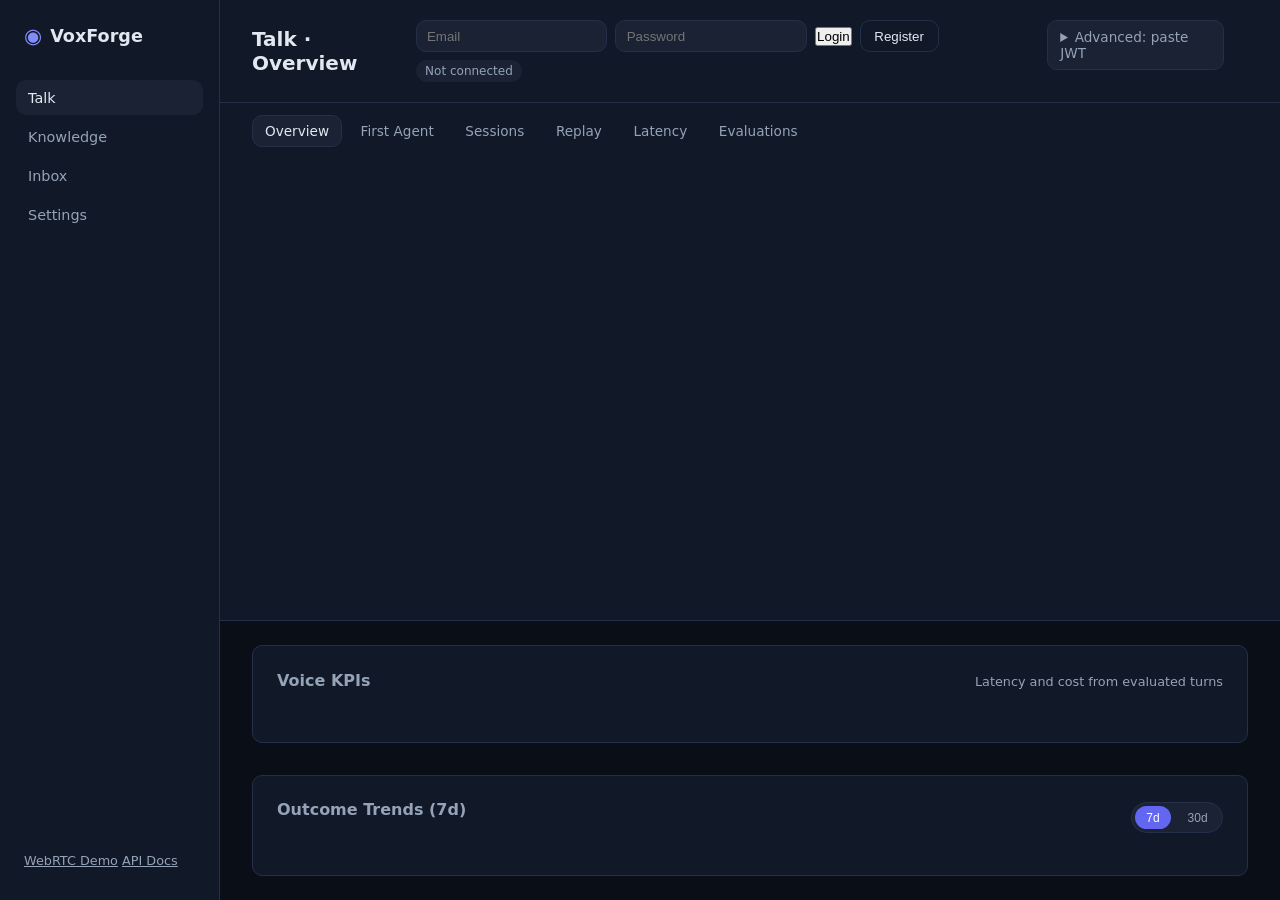
<file: dashboard/index.html>
<!DOCTYPE html>
<html lang="en">
<head>
  <meta charset="UTF-8" />
  <meta name="viewport" content="width=device-width, initial-scale=1.0" />
  <title>VoxForge Dashboard</title>
  <link rel="stylesheet" href="/dashboard/static/styles.css" />
</head>
<body>
  <a class="skip-link" href="#main-content">Skip to main content</a>
  <div class="layout">
    <aside class="sidebar">
      <div class="brand">
        <span class="brand-icon">◉</span>
        <span class="brand-name">VoxForge</span>
      </div>
      <nav>
        <a href="#overview" class="nav-link active" data-hub="talk">Talk</a>
        <a href="#knowledge" class="nav-link" data-hub="knowledge">Knowledge</a>
        <a href="#handoffs" class="nav-link" data-hub="inbox">Inbox</a>
        <a href="#policies" class="nav-link" data-hub="settings">Settings</a>
      </nav>
      <div class="sidebar-footer">
        <a href="/examples/livekit">WebRTC Demo</a>
        <a href="/api/v1/docs" target="_blank">API Docs</a>
      </div>
    </aside>

    <main class="main" id="main-content" tabindex="-1">
      <header class="topbar">
        <h1 id="page-title">Talk · Overview</h1>
        <div class="auth-bar">
          <input id="login-email" type="email" placeholder="Email" autocomplete="username" />
          <input id="login-password" type="password" placeholder="Password" autocomplete="current-password" />
          <button id="login-btn" type="button">Login</button>
          <button id="register-toggle-btn" type="button" class="btn-secondary">Register</button>
          <button id="logout-btn" type="button" class="hidden">Logout</button>
          <span id="auth-status" class="status-badge">Not connected</span>
        </div>
        <details id="advanced-auth" class="advanced-auth">
          <summary>Advanced: paste JWT</summary>
          <div class="advanced-auth-row">
            <input id="token-input" type="password" placeholder="JWT access token" autocomplete="off" />
            <button id="connect-btn" type="button">Connect</button>
          </div>
        </details>
      </header>

      <div id="register-panel" class="register-panel hidden panel">
        <h2>Create account</h2>
        <form id="register-form" class="sso-form">
          <label>Email<input id="register-email" type="email" required autocomplete="email" /></label>
          <label>Password<input id="register-password" type="password" required minlength="8" autocomplete="new-password" /></label>
          <label>Full name<input id="register-full-name" type="text" required /></label>
          <label>Organization<input id="register-org-name" type="text" required /></label>
          <div class="button-row">
            <button type="submit">Create account</button>
            <button id="register-cancel-btn" type="button" class="btn-secondary">Cancel</button>
          </div>
        </form>
        <div id="register-status" class="card-sub"></div>
      </div>

      <div id="error-banner" class="error-banner hidden"></div>

      <nav id="hub-subnav" class="hub-subnav" aria-label="Section tabs">
        <div class="hub-tabs" data-hub="talk">
          <a href="#overview" class="hub-tab active" data-section="overview">Overview</a>
          <a href="#onboarding" class="hub-tab" data-section="onboarding">First Agent</a>
          <a href="#sessions" class="hub-tab" data-section="sessions">Sessions</a>
          <a href="#replay" class="hub-tab" data-section="replay">Replay</a>
          <a href="#latency" class="hub-tab" data-section="latency">Latency</a>
          <a href="#evaluations" class="hub-tab" data-section="evaluations">Evaluations</a>
        </div>
        <div class="hub-tabs hidden" data-hub="knowledge">
          <a href="#knowledge" class="hub-tab active" data-section="knowledge">Knowledge Base</a>
        </div>
        <div class="hub-tabs hidden" data-hub="inbox">
          <a href="#handoffs" class="hub-tab active" data-section="handoffs">Handoffs</a>
          <a href="#alerts" class="hub-tab" data-section="alerts">Alerts</a>
        </div>
        <div class="hub-tabs hidden" data-hub="settings">
          <a href="#policies" class="hub-tab active" data-section="policies">Policy Presets</a>
          <a href="#sso" class="hub-tab" data-section="sso">SSO</a>
          <a href="#api-keys" class="hub-tab" data-section="api-keys">API Keys</a>
          <a href="#invites" class="hub-tab" data-section="invites">Invites</a>
          <a href="#activity" class="hub-tab" data-section="activity">Activity</a>
        </div>
      </nav>

      <section id="overview" class="section">
        <div class="panel voice-kpi-panel">
          <div class="panel-header">
            <h2>Voice KPIs</h2>
            <span class="card-sub">Latency and cost from evaluated turns</span>
          </div>
          <div class="cards voice-kpi-cards" id="voice-kpi-cards"></div>
        </div>
        <div class="cards" id="overview-cards"></div>
        <div class="panel trend-panel">
          <div class="panel-header">
            <h2 id="outcomes-trend-title">Outcome Trends (7d)</h2>
            <div class="trend-toggle" role="group" aria-label="Trend window">
              <button id="trend-days-7" type="button" class="toggle-btn active" data-days="7">7d</button>
              <button id="trend-days-30" type="button" class="toggle-btn" data-days="30">30d</button>
            </div>
          </div>
          <div id="outcomes-trend-chart" class="metric-bars"></div>
        </div>
      </section>

      <section id="onboarding" class="section hidden">
        <div class="panel wizard-panel">
          <div class="wizard-header">
            <div>
              <h2>First Agent Setup</h2>
              <p class="card-sub">Configure a support agent, add knowledge, and run a test call in under 15 minutes.</p>
            </div>
            <button id="wizard-dismiss-btn" type="button" class="link-btn">Skip for now</button>
          </div>

          <ol id="wizard-progress" class="wizard-progress" aria-label="Setup progress">
            <li class="wizard-progress-step active" data-step="1">Connect</li>
            <li class="wizard-progress-step" data-step="2">Agent</li>
            <li class="wizard-progress-step" data-step="3">Knowledge</li>
            <li class="wizard-progress-step" data-step="4">Test call</li>
            <li class="wizard-progress-step" data-step="5">Done</li>
          </ol>

          <div id="wizard-step-1" class="wizard-step active">
            <h3>Step 1 — Connect</h3>
            <p>Log in above with email/password, register a new org, or accept an invite below.</p>
            <div id="wizard-auth-status" class="card-sub">Not connected</div>
            <form id="wizard-invite-form" class="sso-form hidden">
              <label class="full-width">
                Invite token
                <input id="wizard-invite-token" type="text" required />
              </label>
              <label>Full name<input id="wizard-invite-name" type="text" required /></label>
              <label>Password<input id="wizard-invite-password" type="password" required minlength="8" /></label>
              <div class="button-row">
                <button type="submit">Accept invite &amp; log in</button>
              </div>
            </form>
            <div id="wizard-invite-status" class="card-sub"></div>
          </div>

          <div id="wizard-step-2" class="wizard-step hidden">
            <h3>Step 2 — Choose agent preset</h3>
            <p>Apply a policy bundle as your active agent configuration.</p>
            <div id="wizard-presets" class="preset-grid"></div>
            <div id="wizard-preset-status" class="card-sub">Select a preset to continue.</div>
          </div>

          <div id="wizard-step-3" class="wizard-step hidden">
            <h3>Step 3 — Add knowledge</h3>
            <p>Upload at least one document so the agent can ground answers.</p>
            <form id="wizard-knowledge-form" class="sso-form">
              <label>
                Collection name
                <input id="wizard-collection-name" type="text" value="Support Docs" required />
              </label>
              <label class="full-width">
                Document
                <input id="wizard-knowledge-file" type="file" accept=".pdf,.txt,.md,.csv,.html" required />
              </label>
            </form>
            <div id="wizard-knowledge-status" class="card-sub">No document uploaded yet.</div>
          </div>

          <div id="wizard-step-4" class="wizard-step hidden">
            <h3>Step 4 — Run test call</h3>
            <p>Runs the same programmatic voice pipeline used in production onboarding.</p>
            <div id="wizard-sample-status" class="card-sub">Ready to run sample call.</div>
          </div>

          <div id="wizard-step-5" class="wizard-step hidden">
            <h3>Step 5 — Verify</h3>
            <div id="wizard-complete-status" class="card-sub">Test call passed.</div>
            <div id="wizard-replay-summary" class="card-sub"></div>
            <div class="button-row">
              <button id="wizard-open-replay-btn" type="button" class="link-btn">Open full replay</button>
              <button id="wizard-open-overview-btn" type="button" class="link-btn">View overview KPIs</button>
            </div>
          </div>

          <div class="wizard-actions">
            <button id="wizard-back-btn" type="button" disabled>Back</button>
            <button id="wizard-next-btn" type="button">Continue</button>
          </div>

          <details class="wizard-advanced">
            <summary>Advanced onboarding API</summary>
            <div id="onboarding-status" class="card-sub">No onboarding run yet.</div>
            <pre id="onboarding-json" class="json-preview"></pre>
          </details>
        </div>
      </section>

      <section id="knowledge" class="section hidden">
        <div class="panel">
          <h2>Knowledge Base</h2>
          <p>Upload documents for semantic retrieval and pre-turn agent grounding.</p>
          <div id="knowledge-status" class="card-sub">Log in to manage knowledge collections.</div>
          <div class="button-row">
            <button id="knowledge-refresh-btn" type="button">Refresh</button>
          </div>
        </div>

        <div class="panel">
          <h2>Collections</h2>
          <div class="table-wrap">
            <table>
              <thead>
                <tr>
                  <th>Name</th>
                  <th>Dimensions</th>
                  <th>Created</th>
                  <th></th>
                </tr>
              </thead>
              <tbody id="knowledge-collections-body"></tbody>
            </table>
          </div>
          <form id="knowledge-collection-form" class="sso-form">
            <label class="full-width">
              New collection name
              <input id="knowledge-collection-name" type="text" placeholder="Support Docs" required />
            </label>
            <div class="button-row">
              <button type="submit">Create Collection</button>
            </div>
          </form>
        </div>

        <div class="panel">
          <h2>Upload Document</h2>
          <form id="knowledge-upload-form" class="sso-form">
            <label>
              Collection
              <select id="knowledge-upload-collection" required></select>
            </label>
            <label>
              Title (optional)
              <input id="knowledge-upload-title" type="text" placeholder="Refund Policy" />
            </label>
            <label class="full-width">
              File
              <input id="knowledge-upload-file" type="file" accept=".pdf,.txt,.md,.csv,.html" required />
            </label>
            <div class="button-row">
              <button type="submit">Upload</button>
            </div>
          </form>
          <div id="knowledge-upload-status" class="card-sub">No upload in progress.</div>
        </div>

        <div class="panel">
          <h2>Documents</h2>
          <div class="table-wrap">
            <table>
              <thead>
                <tr>
                  <th>Document</th>
                  <th>Status</th>
                  <th>Progress</th>
                  <th>Stage</th>
                  <th>Updated</th>
                  <th></th>
                </tr>
              </thead>
              <tbody id="knowledge-uploads-body"></tbody>
            </table>
          </div>
        </div>

        <div class="panel">
          <h2>Search Test</h2>
          <form id="knowledge-search-form" class="sso-form">
            <label class="full-width">
              Query
              <input id="knowledge-search-query" type="text" placeholder="What is the refund policy?" required />
            </label>
            <div class="button-row">
              <button type="submit">Search</button>
            </div>
          </form>
          <ul id="knowledge-search-results" class="activity-list"></ul>
        </div>
      </section>

      <section id="handoffs" class="section hidden">
        <div class="panel">
          <h2>Handoff Queue</h2>
          <p>Pending human escalations for your organization.</p>
          <div class="button-row">
            <button id="handoffs-refresh-btn" type="button">Refresh Queue</button>
          </div>
        </div>
        <div class="panel">
          <div class="table-wrap">
            <table>
              <thead>
                <tr>
                  <th>Handoff</th>
                  <th>Session</th>
                  <th>Status</th>
                  <th>Trigger</th>
                  <th>Ticket</th>
                  <th>Assigned</th>
                  <th></th>
                </tr>
              </thead>
              <tbody id="handoffs-body"></tbody>
            </table>
          </div>
        </div>
        <div class="panel">
          <h2>Handoff Context</h2>
          <div id="handoff-context-summary" class="card-sub">Select a handoff to view context.</div>
          <pre id="handoff-context-json" class="json-preview"></pre>
        </div>
      </section>

      <section id="alerts" class="section hidden">
        <div class="panel">
          <h2>Regression Alerts</h2>
          <p>Threshold breaches for quality, latency, escalations, and task success.</p>
          <div id="alerts-summary" class="eval-grid"></div>
          <ul id="alerts-list" class="alerts-list"></ul>
        </div>
      </section>

      <section id="policies" class="section hidden">
        <div class="panel">
          <h2>Policy Presets</h2>
          <p>Apply reusable policy bundles to create a new active agent config version. Roll back from version history when regressions appear.</p>
          <div id="policy-active" class="card-sub">No active agent config loaded.</div>
          <div id="policy-presets" class="preset-grid"></div>
        </div>
        <div class="panel">
          <h2>Config Version History</h2>
          <div class="table-wrap">
            <table>
              <thead>
                <tr>
                  <th>Version</th>
                  <th>Label</th>
                  <th>Status</th>
                  <th>Change Note</th>
                  <th>Created</th>
                  <th></th>
                </tr>
              </thead>
              <tbody id="policy-versions-body"></tbody>
            </table>
          </div>
        </div>
      </section>

      <section id="sso" class="section hidden">
        <div class="panel">
          <h2>SSO / SAML Connections</h2>
          <p>Configure IdP metadata, activate connections, download SP metadata, and test SP-initiated login redirects.</p>
          <div id="sso-org" class="card-sub">Log in to manage SSO.</div>
          <div class="table-wrap">
            <table>
              <thead>
                <tr>
                  <th>Provider</th>
                  <th>Status</th>
                  <th>IdP Entity</th>
                  <th>SP Entity</th>
                  <th>Updated</th>
                  <th></th>
                </tr>
              </thead>
              <tbody id="sso-connections-body"></tbody>
            </table>
          </div>
        </div>
        <div class="panel">
          <h2>Create SAML Connection</h2>
          <form id="sso-create-form" class="sso-form">
            <label>
              Provider
              <select id="sso-provider-type" name="provider_type">
                <option value="generic">Generic</option>
                <option value="okta">Okta</option>
                <option value="azure_ad">Azure AD</option>
                <option value="google">Google</option>
              </select>
            </label>
            <label>
              IdP Entity ID
              <input id="sso-idp-entity-id" type="text" placeholder="https://idp.example.com/metadata" required />
            </label>
            <label>
              IdP SSO URL
              <input id="sso-idp-sso-url" type="url" placeholder="https://idp.example.com/sso" required />
            </label>
            <label class="full-width">
              IdP X509 Certificate
              <textarea id="sso-idp-cert" rows="4" placeholder="-----BEGIN CERTIFICATE-----..." required></textarea>
            </label>
            <label>
              SP Entity ID
              <input id="sso-sp-entity-id" type="text" placeholder="voxforge-sp" required />
            </label>
            <label>
              ACS URL
              <input id="sso-acs-url" type="url" placeholder="https://your-host/api/v1/orgs/{org_id}/sso/saml/acs" required />
            </label>
            <label>
              Default Role
              <select id="sso-default-role" name="default_role">
                <option value="member">Member</option>
                <option value="admin">Admin</option>
                <option value="owner">Owner</option>
              </select>
            </label>
            <label class="full-width">
              Role Mapping Rules (JSON)
              <textarea id="sso-role-mapping" rows="3" placeholder='{"support_admins": "admin"}'></textarea>
            </label>
            <div class="button-row">
              <button type="submit">Create Connection</button>
            </div>
          </form>
        </div>
        <div class="panel">
          <h2>Login Redirect Preview</h2>
          <pre id="sso-login-preview" class="json-preview">Initiate a test login from a connection row.</pre>
        </div>
      </section>

      <section id="api-keys" class="section hidden">
        <div class="panel">
          <h2>API Keys</h2>
          <p class="card-sub">Create scoped keys for automation. The raw secret is shown once at creation.</p>
          <div id="api-keys-status" class="card-sub"></div>
          <div class="table-wrap">
            <table>
              <thead>
                <tr>
                  <th>Name</th>
                  <th>Prefix</th>
                  <th>Scopes</th>
                  <th>Created</th>
                  <th></th>
                </tr>
              </thead>
              <tbody id="api-keys-body"></tbody>
            </table>
          </div>
          <form id="api-key-create-form" class="sso-form">
            <label class="full-width">
              Key name
              <input id="api-key-name" type="text" placeholder="CI pipeline" required />
            </label>
            <div class="button-row">
              <button type="submit">Create API key</button>
            </div>
          </form>
          <pre id="api-key-created-secret" class="json-preview hidden"></pre>
        </div>
      </section>

      <section id="invites" class="section hidden">
        <div class="panel">
          <h2>Invites</h2>
          <p class="card-sub">
            Invite teammates by email. If <code>EMAIL_PROVIDER=log</code>, mail is not sent —
            copy the accept URL and share it yourself.
          </p>
          <div id="invite-status" class="card-sub"></div>
          <form id="invite-create-form" class="sso-form">
            <label>
              Email
              <input id="invite-email" type="email" placeholder="teammate@example.com" required />
            </label>
            <label>
              Role
              <select id="invite-role">
                <option value="member">Member</option>
                <option value="admin">Admin</option>
              </select>
            </label>
            <div class="button-row">
              <button type="submit">Create invite</button>
            </div>
          </form>
          <div id="invite-result" class="invite-result hidden"></div>
        </div>
      </section>

      <section id="sessions" class="section hidden">
        <div class="panel">
          <h2>Recent Sessions</h2>
          <div class="table-wrap">
            <table>
              <thead>
                <tr>
                  <th>Session</th>
                  <th>Status</th>
                  <th>Messages</th>
                  <th>Avg E2E</th>
                  <th>Eval Score</th>
                  <th>Started</th>
                  <th></th>
                </tr>
              </thead>
              <tbody id="sessions-body"></tbody>
            </table>
          </div>
        </div>
      </section>

      <section id="replay" class="section hidden">
        <div class="panel">
          <h2>Conversation Replay</h2>
          <p>Inspect messages, tool calls, evaluations, metrics, and outcome decisions for one session.</p>
          <div class="button-row replay-controls">
            <input id="replay-session-input" type="text" placeholder="Session UUID" />
            <button id="replay-load-btn" type="button">Load Replay</button>
          </div>
          <div id="replay-outcome" class="card-sub">No replay loaded yet.</div>
          <div id="replay-explanations" class="explain-list"></div>
          <ul id="replay-timeline" class="replay-timeline"></ul>
        </div>
      </section>

      <section id="latency" class="section hidden">
        <div class="panel">
          <h2>Latency Breakdown</h2>
          <div id="latency-chart" class="chart"></div>
        </div>
      </section>

      <section id="evaluations" class="section hidden">
        <div class="panel">
          <h2>Evaluation Summary</h2>
          <div id="eval-summary" class="eval-grid"></div>
          <div id="eval-metrics" class="metric-bars"></div>
        </div>
      </section>

      <section id="activity" class="section hidden">
        <div class="panel">
          <h2>Recent Activity</h2>
          <ul id="activity-list" class="activity-list"></ul>
        </div>
      </section>
    </main>
  </div>
  <script src="/dashboard/static/app.js"></script>
</body>
</html>
</file>
<file: dashboard/static/styles.css>
:root {
  --bg: #0a0e17;
  --surface: #111827;
  --surface2: #1a2234;
  --border: #243049;
  --text: #e2e8f0;
  --muted: #94a3b8;
  --accent: #6366f1;
  --accent2: #818cf8;
  --success: #22c55e;
  --warning: #eab308;
  --danger: #ef4444;
  --radius: 10px;
  --font: "Inter", system-ui, -apple-system, sans-serif;
}

* { box-sizing: border-box; margin: 0; padding: 0; }

body {
  font-family: var(--font);
  background: var(--bg);
  color: var(--text);
  min-height: 100vh;
}

.skip-link {
  position: fixed;
  left: 0.75rem;
  top: -4rem;
  z-index: 1000;
  padding: 0.6rem 1rem;
  border-radius: var(--radius);
  background: var(--text);
  color: var(--bg);
  font-weight: 600;
  text-decoration: none;
}

.skip-link:focus {
  top: 0.75rem;
  outline: 3px solid var(--accent);
  outline-offset: 2px;
}

.layout { display: flex; min-height: 100vh; }

.sidebar {
  width: 220px;
  background: var(--surface);
  border-right: 1px solid var(--border);
  display: flex;
  flex-direction: column;
  padding: 1.5rem 1rem;
}

.brand {
  display: flex;
  align-items: center;
  gap: 0.5rem;
  font-weight: 700;
  font-size: 1.1rem;
  margin-bottom: 2rem;
  padding: 0 0.5rem;
}

.brand-icon { color: var(--accent2); font-size: 1.3rem; }

nav { display: flex; flex-direction: column; gap: 0.25rem; flex: 1; }

.nav-link {
  color: var(--muted);
  text-decoration: none;
  padding: 0.6rem 0.75rem;
  border-radius: var(--radius);
  font-size: 0.9rem;
  transition: background 0.15s, color 0.15s;
}

.nav-link:hover, .nav-link.active {
  background: var(--surface2);
  color: var(--text);
}

.hub-subnav {
  padding: 0.75rem 2rem 0;
  background: var(--surface);
  border-bottom: 1px solid var(--border);
}

.hub-tabs {
  display: flex;
  flex-wrap: wrap;
  gap: 0.35rem;
}

.hub-tabs.hidden { display: none; }

.hub-tab {
  color: var(--muted);
  text-decoration: none;
  padding: 0.45rem 0.75rem;
  border-radius: var(--radius);
  font-size: 0.85rem;
  border: 1px solid transparent;
}

.hub-tab:hover,
.hub-tab.active {
  color: var(--text);
  background: var(--surface2);
  border-color: var(--border);
}

.sidebar-footer { padding: 0.5rem; font-size: 0.8rem; }
.sidebar-footer a { color: var(--muted); }

.main { flex: 1; display: flex; flex-direction: column; overflow: auto; }

.topbar {
  display: flex;
  justify-content: space-between;
  align-items: center;
  padding: 1.25rem 2rem;
  border-bottom: 1px solid var(--border);
  background: var(--surface);
}

.topbar h1 { font-size: 1.25rem; font-weight: 600; }

.auth-bar { display: flex; align-items: center; gap: 0.5rem; flex-wrap: wrap; }
.advanced-auth {
  margin: 0 1.5rem 0.75rem;
  padding: 0.5rem 0.75rem;
  border: 1px solid var(--border);
  border-radius: var(--radius);
  background: var(--surface2);
  font-size: 0.85rem;
  color: var(--muted);
}
.advanced-auth-row {
  display: flex;
  gap: 0.5rem;
  align-items: center;
  margin-top: 0.5rem;
  flex-wrap: wrap;
}
.register-panel {
  margin: 0 1.5rem 1rem;
}
.btn-secondary {
  background: transparent;
  color: var(--text);
  border: 1px solid var(--border);
  border-radius: var(--radius);
  padding: 0.45rem 0.85rem;
  cursor: pointer;
}
.auth-divider { color: var(--muted); font-size: 0.8rem; }
.auth-bar input[type="email"],
.auth-bar input[type="password"] {
  background: var(--surface2);
  border: 1px solid var(--border);
  color: var(--text);
  border-radius: var(--radius);
  padding: 0.45rem 0.65rem;
  min-width: 9rem;
}

#token-input {
  background: var(--surface2);
  border: 1px solid var(--border);
  color: var(--text);
  padding: 0.45rem 0.75rem;
  border-radius: var(--radius);
  width: 220px;
  font-size: 0.85rem;
}

#connect-btn {
  background: var(--accent);
  color: white;
  border: none;
  padding: 0.45rem 1rem;
  border-radius: var(--radius);
  cursor: pointer;
  font-size: 0.85rem;
}

#connect-btn:hover { background: var(--accent2); }

.status-badge {
  font-size: 0.75rem;
  padding: 0.25rem 0.6rem;
  border-radius: 999px;
  background: var(--surface2);
  color: var(--muted);
}

.status-badge.connected { background: #14532d; color: var(--success); }

.error-banner {
  margin: 1rem 2rem 0;
  padding: 0.75rem 1rem;
  background: #450a0a;
  border: 1px solid var(--danger);
  border-radius: var(--radius);
  color: #fecaca;
  font-size: 0.85rem;
}

.hidden { display: none !important; }

.section { padding: 1.5rem 2rem; }
.trend-panel { margin-top: 1rem; }

.panel-header {
  display: flex;
  justify-content: space-between;
  align-items: center;
  gap: 1rem;
  margin-bottom: 1rem;
}

.panel-header h2 { margin-bottom: 0; }

.trend-toggle {
  display: inline-flex;
  gap: 0.35rem;
  background: var(--surface2);
  border: 1px solid var(--border);
  border-radius: 999px;
  padding: 0.2rem;
}

.toggle-btn {
  background: transparent;
  color: var(--muted);
  border: none;
  border-radius: 999px;
  padding: 0.3rem 0.7rem;
  font-size: 0.75rem;
  cursor: pointer;
}

.toggle-btn.active {
  background: var(--accent);
  color: white;
}

.cards {
  display: grid;
  grid-template-columns: repeat(auto-fill, minmax(180px, 1fr));
  gap: 1rem;
}

.card {
  background: var(--surface);
  border: 1px solid var(--border);
  border-radius: var(--radius);
  padding: 1.25rem;
}

.card-label { font-size: 0.75rem; color: var(--muted); text-transform: uppercase; letter-spacing: 0.05em; }
.card-value { font-size: 1.75rem; font-weight: 700; margin-top: 0.35rem; }
.card-sub { font-size: 0.8rem; color: var(--muted); margin-top: 0.25rem; }

.panel {
  background: var(--surface);
  border: 1px solid var(--border);
  border-radius: var(--radius);
  padding: 1.5rem;
}

.panel h2 { font-size: 1rem; margin-bottom: 1rem; color: var(--muted); }
.panel p { margin-bottom: 0.75rem; color: var(--muted); font-size: 0.9rem; }

.button-row {
  display: flex;
  flex-wrap: wrap;
  gap: 0.5rem;
  margin-bottom: 0.75rem;
}

.button-row button {
  background: var(--surface2);
  color: var(--text);
  border: 1px solid var(--border);
  border-radius: var(--radius);
  padding: 0.45rem 0.8rem;
  cursor: pointer;
  font-size: 0.8rem;
}

.button-row button:hover {
  border-color: var(--accent2);
}

.link-btn {
  background: transparent;
  color: var(--accent2);
  border: 1px solid var(--border);
  border-radius: var(--radius);
  padding: 0.25rem 0.55rem;
  cursor: pointer;
  font-size: 0.75rem;
}

.link-btn:hover {
  border-color: var(--accent2);
}

.link-btn.danger {
  color: #f87171;
}

.json-preview {
  margin-top: 0.75rem;
  padding: 0.75rem;
  background: var(--surface2);
  border: 1px solid var(--border);
  border-radius: var(--radius);
  color: #bfdbfe;
  max-height: 220px;
  overflow: auto;
  font-size: 0.78rem;
}

.table-wrap { overflow-x: auto; }

table { width: 100%; border-collapse: collapse; font-size: 0.85rem; }

th, td { text-align: left; padding: 0.65rem 0.75rem; border-bottom: 1px solid var(--border); }

th { color: var(--muted); font-weight: 500; font-size: 0.75rem; text-transform: uppercase; }

.status-pill {
  display: inline-block;
  padding: 0.15rem 0.5rem;
  border-radius: 999px;
  font-size: 0.75rem;
  background: var(--surface2);
}

.status-pill.active { background: #14532d; color: var(--success); }
.status-pill.draft { background: #3f3f46; color: #d4d4d8; }
.status-pill.disabled { background: #450a0a; color: #fca5a5; }
.status-pill.completed { background: #1e3a5f; color: #93c5fd; }
.status-pill.failed, .status-pill.error { background: #450a0a; color: #fca5a5; }

.chart { display: flex; flex-direction: column; gap: 1rem; }

.bar-row { display: flex; align-items: center; gap: 1rem; }

.bar-label { width: 140px; font-size: 0.85rem; color: var(--muted); }

.bar-track {
  flex: 1;
  height: 28px;
  background: var(--surface2);
  border-radius: 6px;
  overflow: hidden;
}

.bar-fill {
  height: 100%;
  background: linear-gradient(90deg, var(--accent), var(--accent2));
  border-radius: 6px;
  display: flex;
  align-items: center;
  padding-left: 0.5rem;
  font-size: 0.75rem;
  font-weight: 600;
  min-width: 40px;
}

.eval-grid {
  display: grid;
  grid-template-columns: repeat(auto-fill, minmax(120px, 1fr));
  gap: 1rem;
  margin-bottom: 1.5rem;
}

.eval-stat {
  text-align: center;
  padding: 1rem;
  background: var(--surface2);
  border-radius: var(--radius);
}

.eval-stat .value { font-size: 1.5rem; font-weight: 700; }
.eval-stat .label { font-size: 0.75rem; color: var(--muted); margin-top: 0.25rem; }

.metric-bars { display: flex; flex-direction: column; gap: 0.75rem; }

.trend-row {
  display: grid;
  grid-template-columns: 120px 1fr;
  gap: 0.75rem;
  align-items: center;
}

.trend-label {
  color: var(--muted);
  font-size: 0.8rem;
  font-variant-numeric: tabular-nums;
}

.trend-values {
  display: flex;
  gap: 0.5rem;
  align-items: center;
}

.trend-pill {
  border: 1px solid var(--border);
  border-radius: 999px;
  padding: 0.2rem 0.55rem;
  font-size: 0.75rem;
  background: var(--surface2);
}

.activity-list { list-style: none; }

.activity-list li {
  display: flex;
  justify-content: space-between;
  align-items: center;
  padding: 0.75rem 0;
  border-bottom: 1px solid var(--border);
  font-size: 0.85rem;
}

.activity-type {
  font-size: 0.7rem;
  text-transform: uppercase;
  color: var(--accent2);
  margin-right: 0.5rem;
}

.activity-time { color: var(--muted); font-size: 0.75rem; }

.alerts-list {
  list-style: none;
  margin-top: 1rem;
  display: flex;
  flex-direction: column;
  gap: 0.65rem;
}

.alert-item {
  border: 1px solid var(--border);
  border-radius: var(--radius);
  background: var(--surface2);
  padding: 0.75rem 0.9rem;
}

.alert-item.critical {
  border-color: #7f1d1d;
}

.alert-item.warning {
  border-color: #854d0e;
}

.alert-header {
  display: flex;
  gap: 0.5rem;
  align-items: center;
  margin-bottom: 0.35rem;
}

.alert-severity {
  text-transform: uppercase;
  font-size: 0.7rem;
  letter-spacing: 0.04em;
  color: var(--warning);
}

.alert-item.critical .alert-severity { color: var(--danger); }

.alert-code {
  color: var(--muted);
  font-size: 0.75rem;
}

.alert-message {
  font-size: 0.85rem;
  margin-bottom: 0.25rem;
}

.alert-meta {
  color: var(--muted);
  font-size: 0.75rem;
}

.replay-controls input {
  background: var(--surface2);
  border: 1px solid var(--border);
  color: var(--text);
  padding: 0.45rem 0.75rem;
  border-radius: var(--radius);
  min-width: 280px;
  font-size: 0.85rem;
}

.explain-list {
  margin-top: 0.85rem;
  display: grid;
  grid-template-columns: repeat(auto-fill, minmax(220px, 1fr));
  gap: 0.65rem;
}

.explain-item {
  border: 1px solid var(--border);
  border-radius: var(--radius);
  background: var(--surface2);
  padding: 0.7rem 0.8rem;
}

.explain-kind {
  text-transform: uppercase;
  font-size: 0.7rem;
  letter-spacing: 0.04em;
  color: var(--accent2);
  margin-bottom: 0.25rem;
}

.explain-decision {
  font-weight: 600;
  font-size: 0.85rem;
  margin-bottom: 0.2rem;
}

.explain-reason {
  color: var(--muted);
  font-size: 0.78rem;
  line-height: 1.35;
}

.explain-item.safety .explain-kind { color: #fca5a5; }
.explain-item.critic .explain-kind { color: #86efac; }
.explain-item.tool .explain-kind { color: #fde68a; }
.explain-item.outcome .explain-kind { color: #c4b5fd; }

.replay-timeline {
  list-style: none;
  margin-top: 1rem;
  display: flex;
  flex-direction: column;
  gap: 0.65rem;
}

.replay-event {
  border: 1px solid var(--border);
  border-radius: var(--radius);
  background: var(--surface2);
  padding: 0.75rem 0.9rem;
}

.replay-event-header {
  display: flex;
  justify-content: space-between;
  gap: 0.75rem;
  margin-bottom: 0.35rem;
  align-items: center;
}

.replay-event-type {
  text-transform: uppercase;
  font-size: 0.7rem;
  letter-spacing: 0.04em;
  color: var(--accent2);
}

.replay-event-meta {
  color: var(--muted);
  font-size: 0.75rem;
}

.replay-event-summary {
  font-size: 0.85rem;
  line-height: 1.4;
}

.replay-event.message .replay-event-type { color: #93c5fd; }
.replay-event.tool_call .replay-event-type { color: #fde68a; }
.replay-event.evaluation .replay-event-type { color: #86efac; }
.replay-event.outcome .replay-event-type { color: #c4b5fd; }
.replay-event.metric .replay-event-type { color: #fdba74; }

.preset-grid {
  margin-top: 1rem;
  display: grid;
  grid-template-columns: repeat(auto-fill, minmax(260px, 1fr));
  gap: 0.85rem;
}

.preset-card {
  border: 1px solid var(--border);
  border-radius: var(--radius);
  background: var(--surface2);
  padding: 0.9rem 1rem;
  display: flex;
  flex-direction: column;
  gap: 0.55rem;
}

.preset-card h3 {
  font-size: 0.95rem;
  font-weight: 600;
}

.preset-source {
  display: inline-block;
  font-size: 0.7rem;
  text-transform: uppercase;
  letter-spacing: 0.04em;
  color: var(--accent2);
}

.preset-description {
  color: var(--muted);
  font-size: 0.82rem;
  line-height: 1.4;
  flex: 1;
}

.preset-thresholds {
  font-size: 0.75rem;
  color: var(--muted);
}

.sso-form {
  margin-top: 1rem;
  display: grid;
  grid-template-columns: repeat(2, minmax(240px, 1fr));
  gap: 0.85rem;
}

.sso-form label {
  display: flex;
  flex-direction: column;
  gap: 0.35rem;
  font-size: 0.82rem;
  color: var(--muted);
}

.sso-form label.full-width {
  grid-column: 1 / -1;
}

.sso-form input,
.sso-form select,
.sso-form textarea {
  background: var(--surface2);
  border: 1px solid var(--border);
  color: var(--text);
  padding: 0.5rem 0.7rem;
  border-radius: var(--radius);
  font-size: 0.85rem;
  font-family: inherit;
}

.sso-form textarea {
  resize: vertical;
  min-height: 80px;
}

.sso-actions {
  display: flex;
  flex-wrap: wrap;
  gap: 0.35rem;
}

.wizard-panel { display: flex; flex-direction: column; gap: 1.25rem; }

.wizard-header {
  display: flex;
  justify-content: space-between;
  align-items: flex-start;
  gap: 1rem;
}

.wizard-progress {
  list-style: none;
  display: flex;
  flex-wrap: wrap;
  gap: 0.5rem;
  padding: 0;
}

.wizard-progress-step {
  flex: 1;
  min-width: 5rem;
  text-align: center;
  padding: 0.45rem 0.5rem;
  border-radius: var(--radius);
  border: 1px solid var(--border);
  color: var(--muted);
  font-size: 0.78rem;
}

.wizard-progress-step.active {
  border-color: var(--accent);
  color: var(--text);
  background: rgba(99, 102, 241, 0.12);
}

.wizard-progress-step.done {
  border-color: var(--success);
  color: var(--success);
}

.wizard-step h3 {
  font-size: 1rem;
  margin-bottom: 0.35rem;
}

.wizard-actions {
  display: flex;
  justify-content: space-between;
  gap: 0.75rem;
  padding-top: 0.5rem;
  border-top: 1px solid var(--border);
}

.wizard-actions button {
  background: var(--accent);
  color: white;
  border: none;
  border-radius: var(--radius);
  padding: 0.55rem 1.1rem;
  font-size: 0.85rem;
  cursor: pointer;
}

.wizard-actions button:disabled {
  opacity: 0.45;
  cursor: not-allowed;
}

.wizard-actions #wizard-back-btn {
  background: var(--surface2);
  color: var(--text);
  border: 1px solid var(--border);
}

.preset-card.selected {
  border-color: var(--accent);
  box-shadow: 0 0 0 1px var(--accent);
}

.wizard-advanced {
  margin-top: 0.5rem;
  color: var(--muted);
  font-size: 0.85rem;
}

.wizard-advanced summary { cursor: pointer; margin-bottom: 0.5rem; }

.voice-kpi-panel {
  margin-bottom: 1rem;
}

.voice-kpi-panel .panel-header {
  display: flex;
  justify-content: space-between;
  align-items: baseline;
  gap: 1rem;
  margin-bottom: 0.75rem;
}

.voice-kpi-panel .panel-header h2 {
  font-size: 1rem;
  font-weight: 600;
}

.voice-kpi-cards {
  grid-template-columns: repeat(auto-fill, minmax(180px, 1fr));
}

.voice-kpi-card.kpi-accent {
  border: 1px solid rgba(99, 102, 241, 0.45);
  background: rgba(99, 102, 241, 0.08);
}

.voice-kpi-card.kpi-cost {
  border: 1px solid rgba(34, 197, 94, 0.35);
  background: rgba(34, 197, 94, 0.06);
}

.invite-result {
  margin-top: 1rem;
  padding: 0.75rem 1rem;
  background: var(--surface2);
  border: 1px solid var(--border);
  border-radius: var(--radius);
  font-size: 0.9rem;
}

.invite-warning {
  color: var(--warning);
  margin-bottom: 0.5rem;
}

.invite-result code {
  display: inline-block;
  word-break: break-all;
  margin-top: 0.25rem;
}

@media (max-width: 768px) {
  .layout { flex-direction: column; }
  .sidebar { width: 100%; flex-direction: row; flex-wrap: wrap; align-items: center; }
  nav { flex-direction: row; flex-wrap: wrap; }
  .topbar { flex-direction: column; gap: 1rem; align-items: flex-start; }
}
</file>
